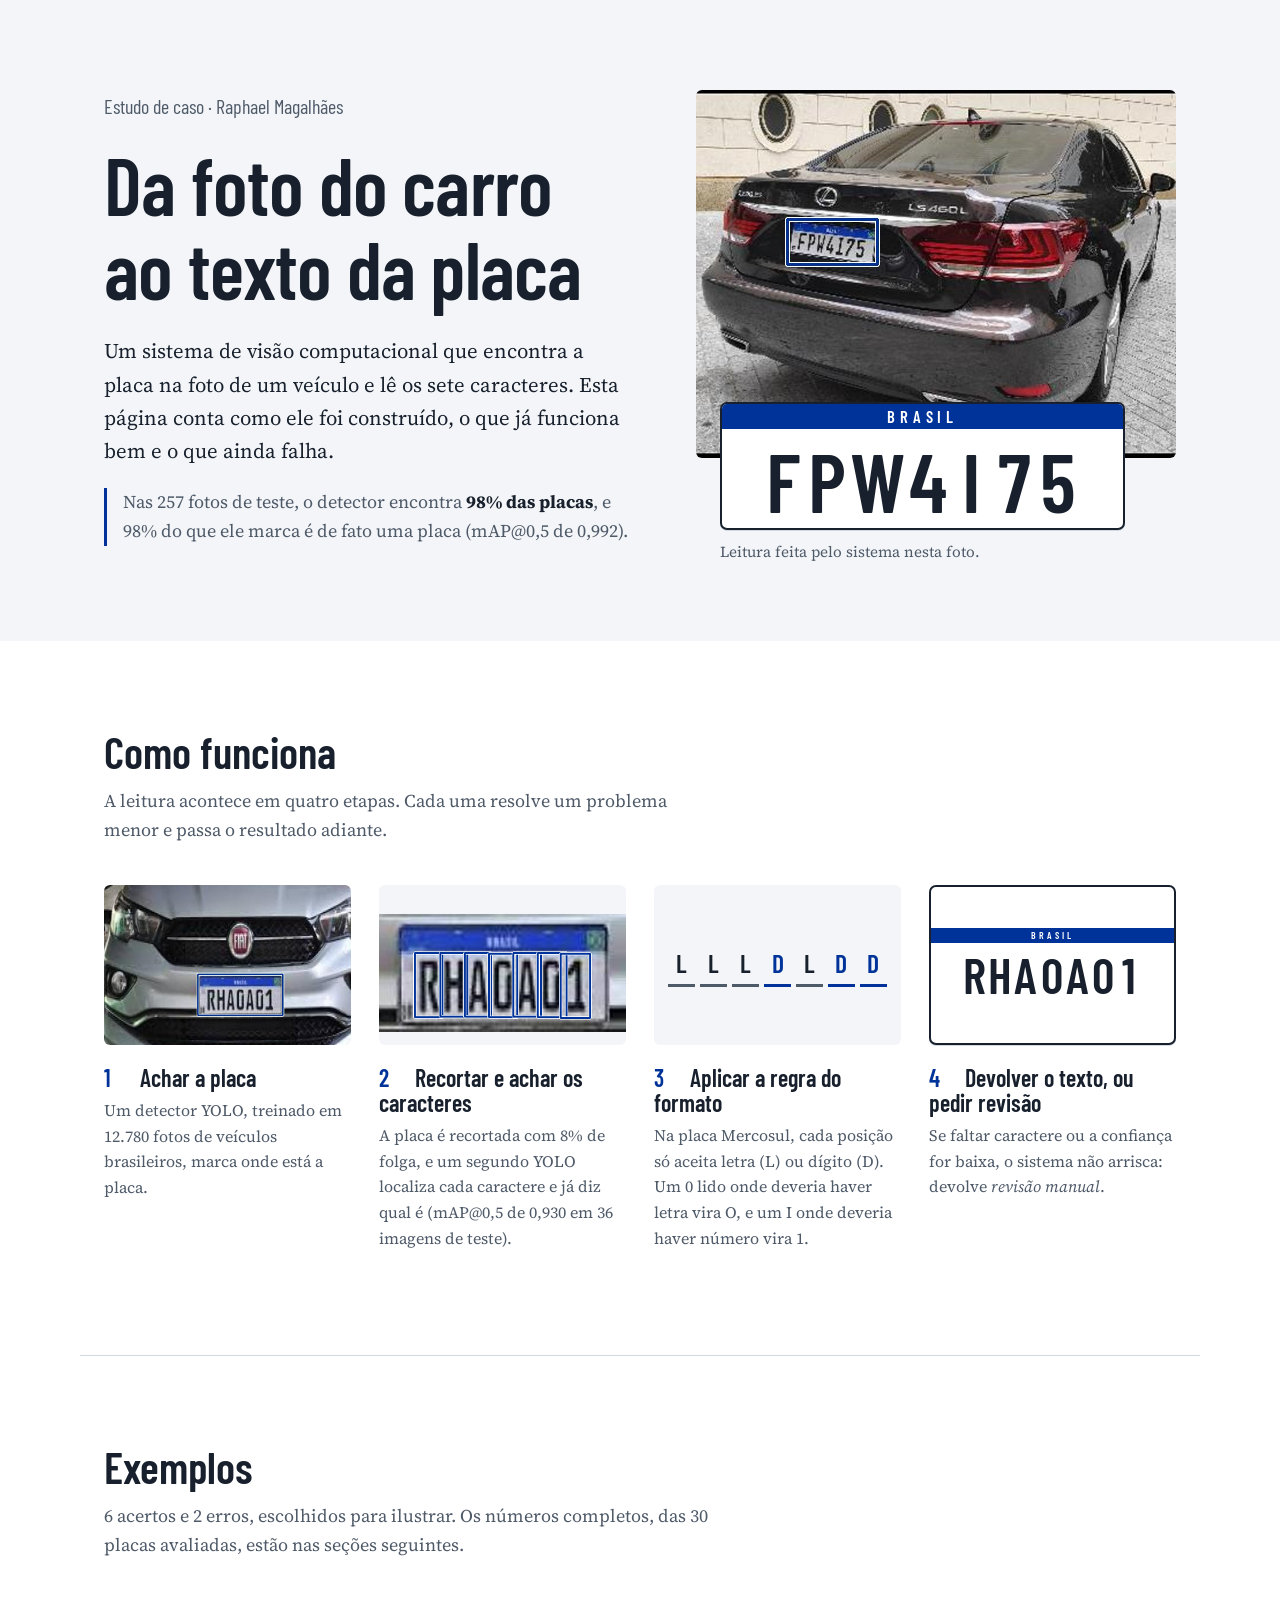
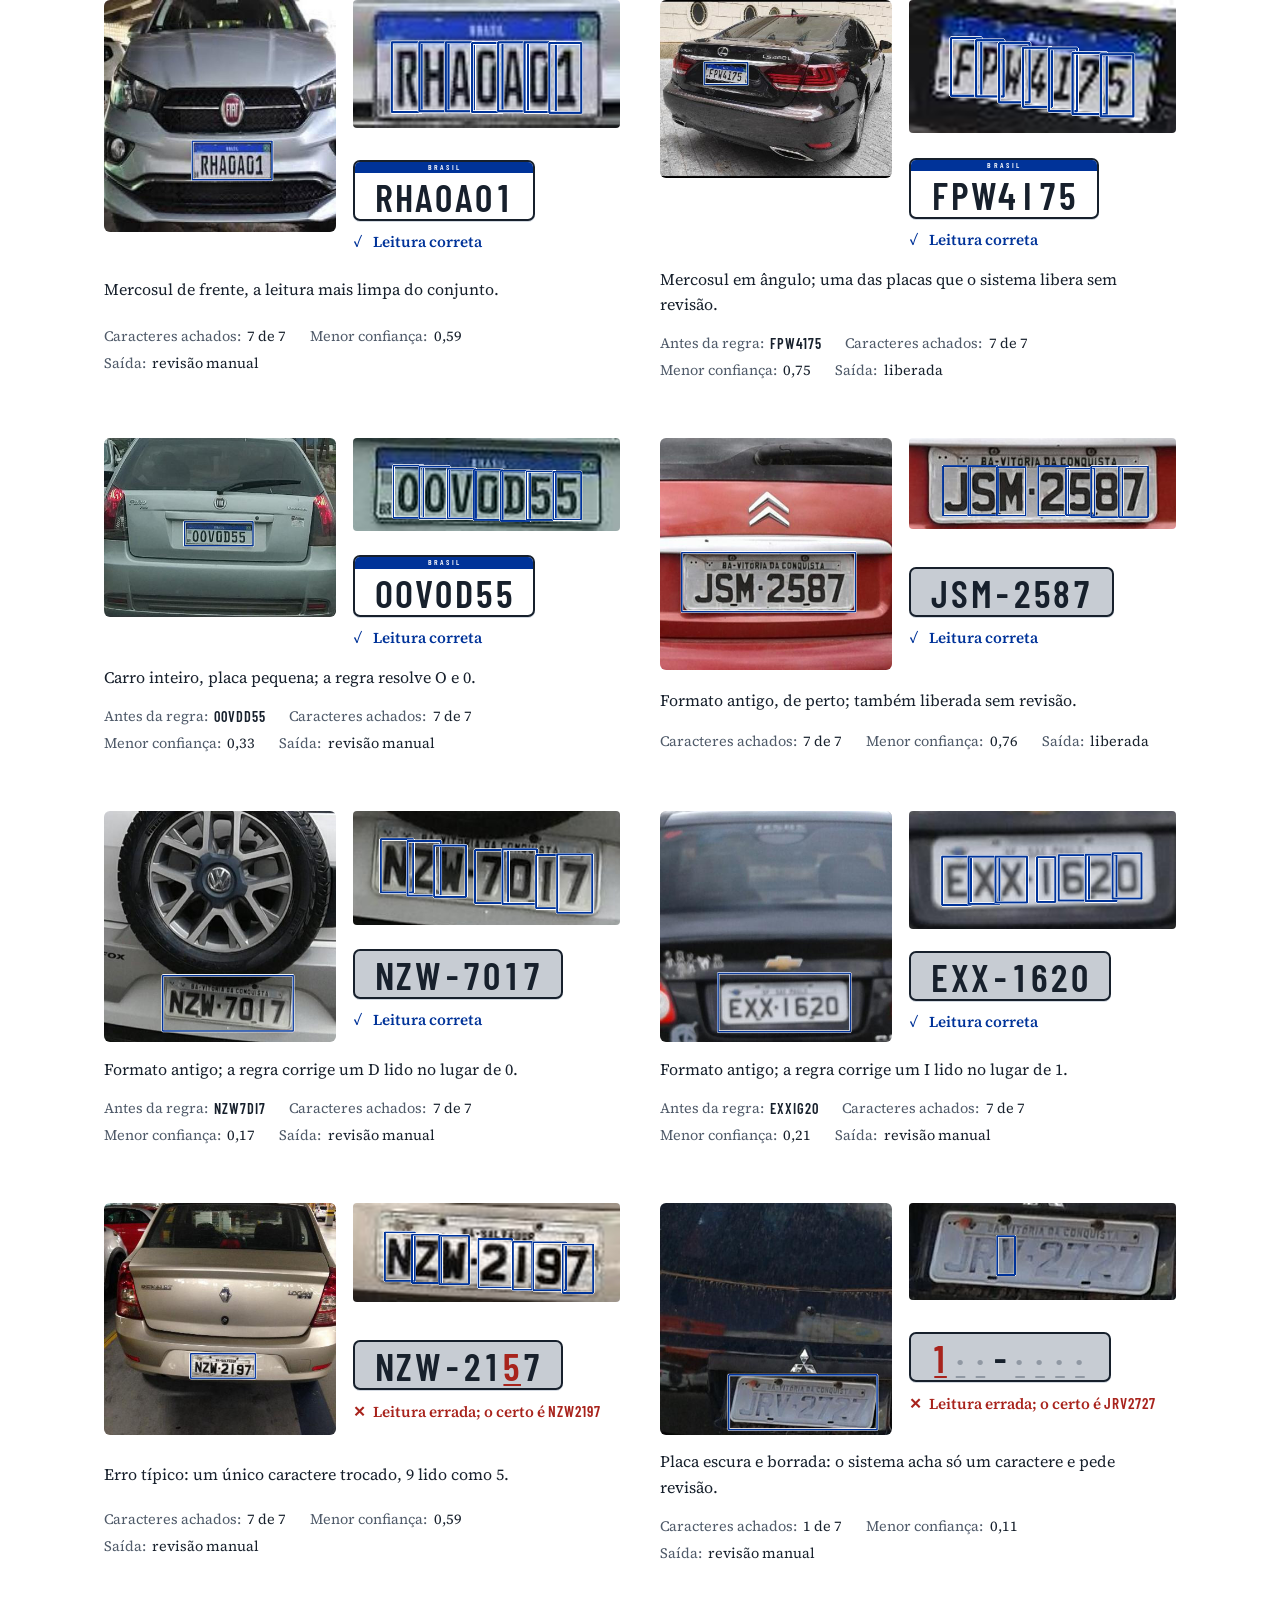
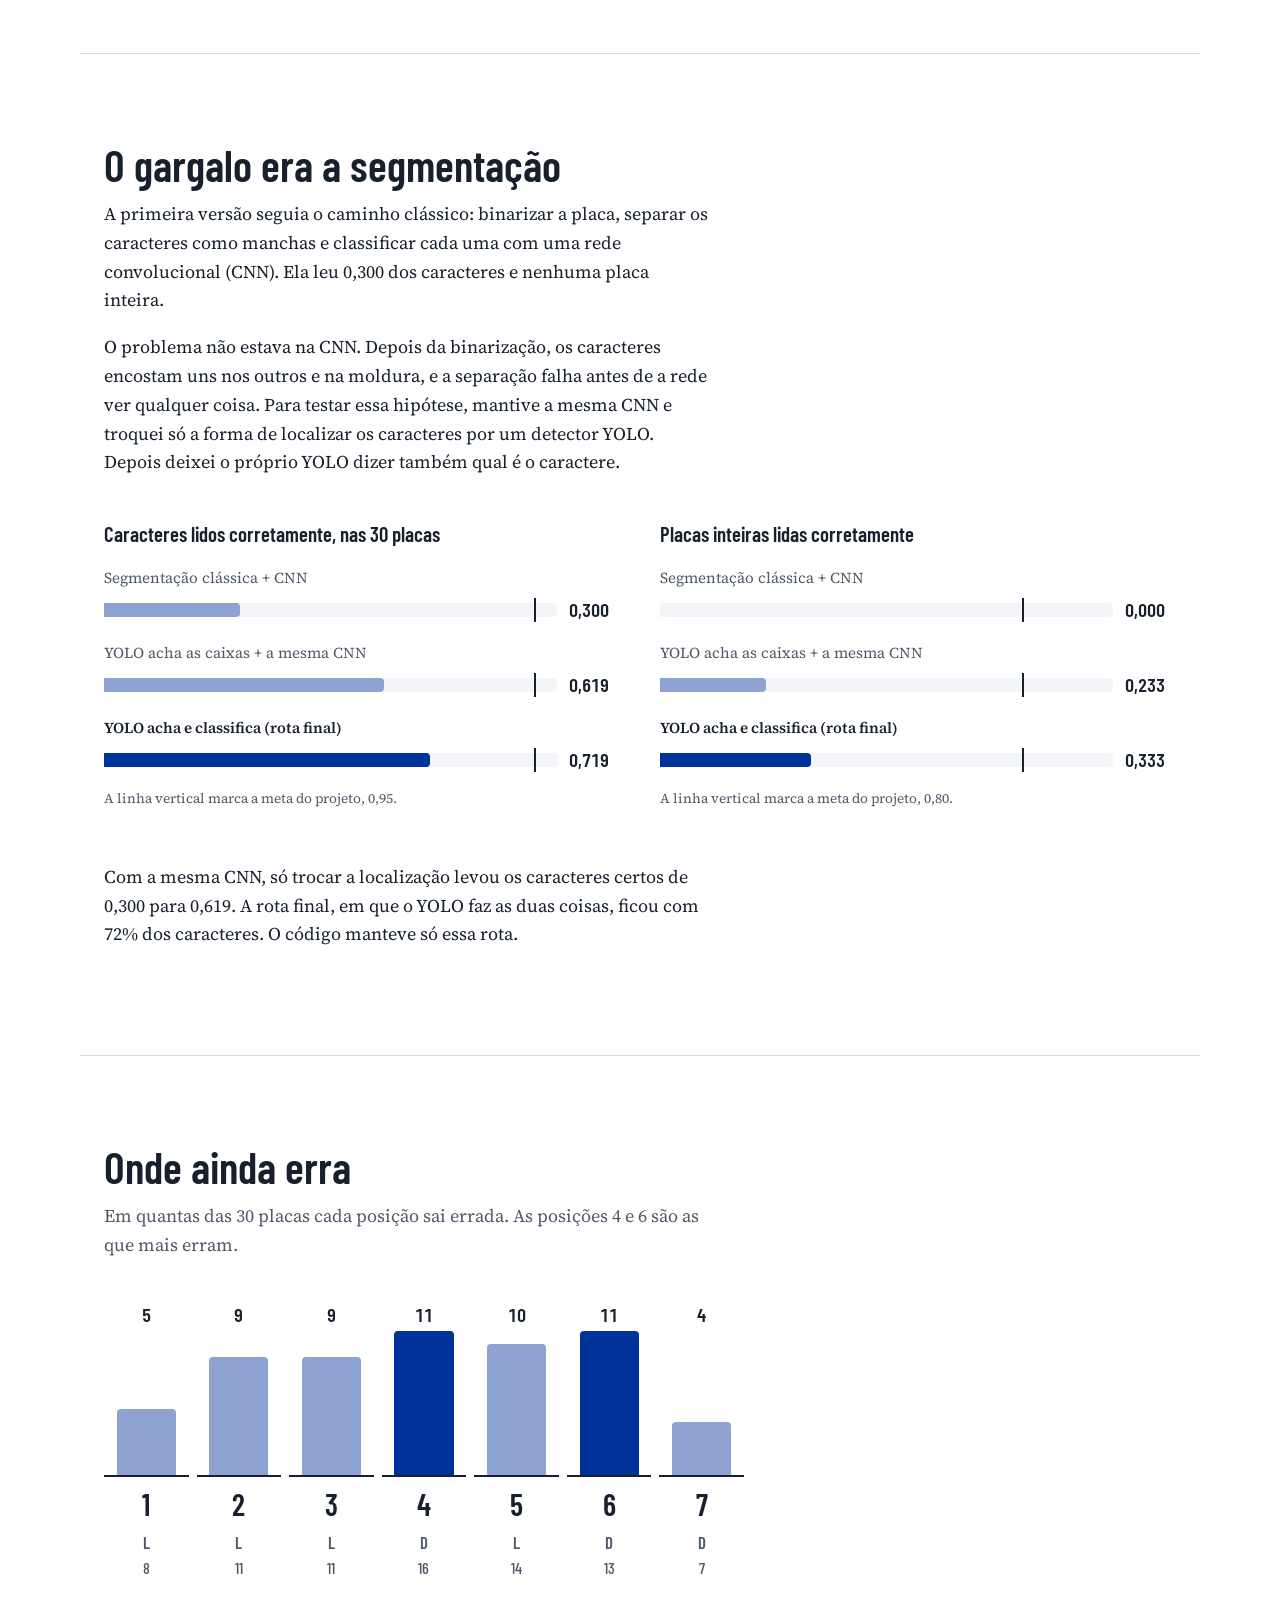
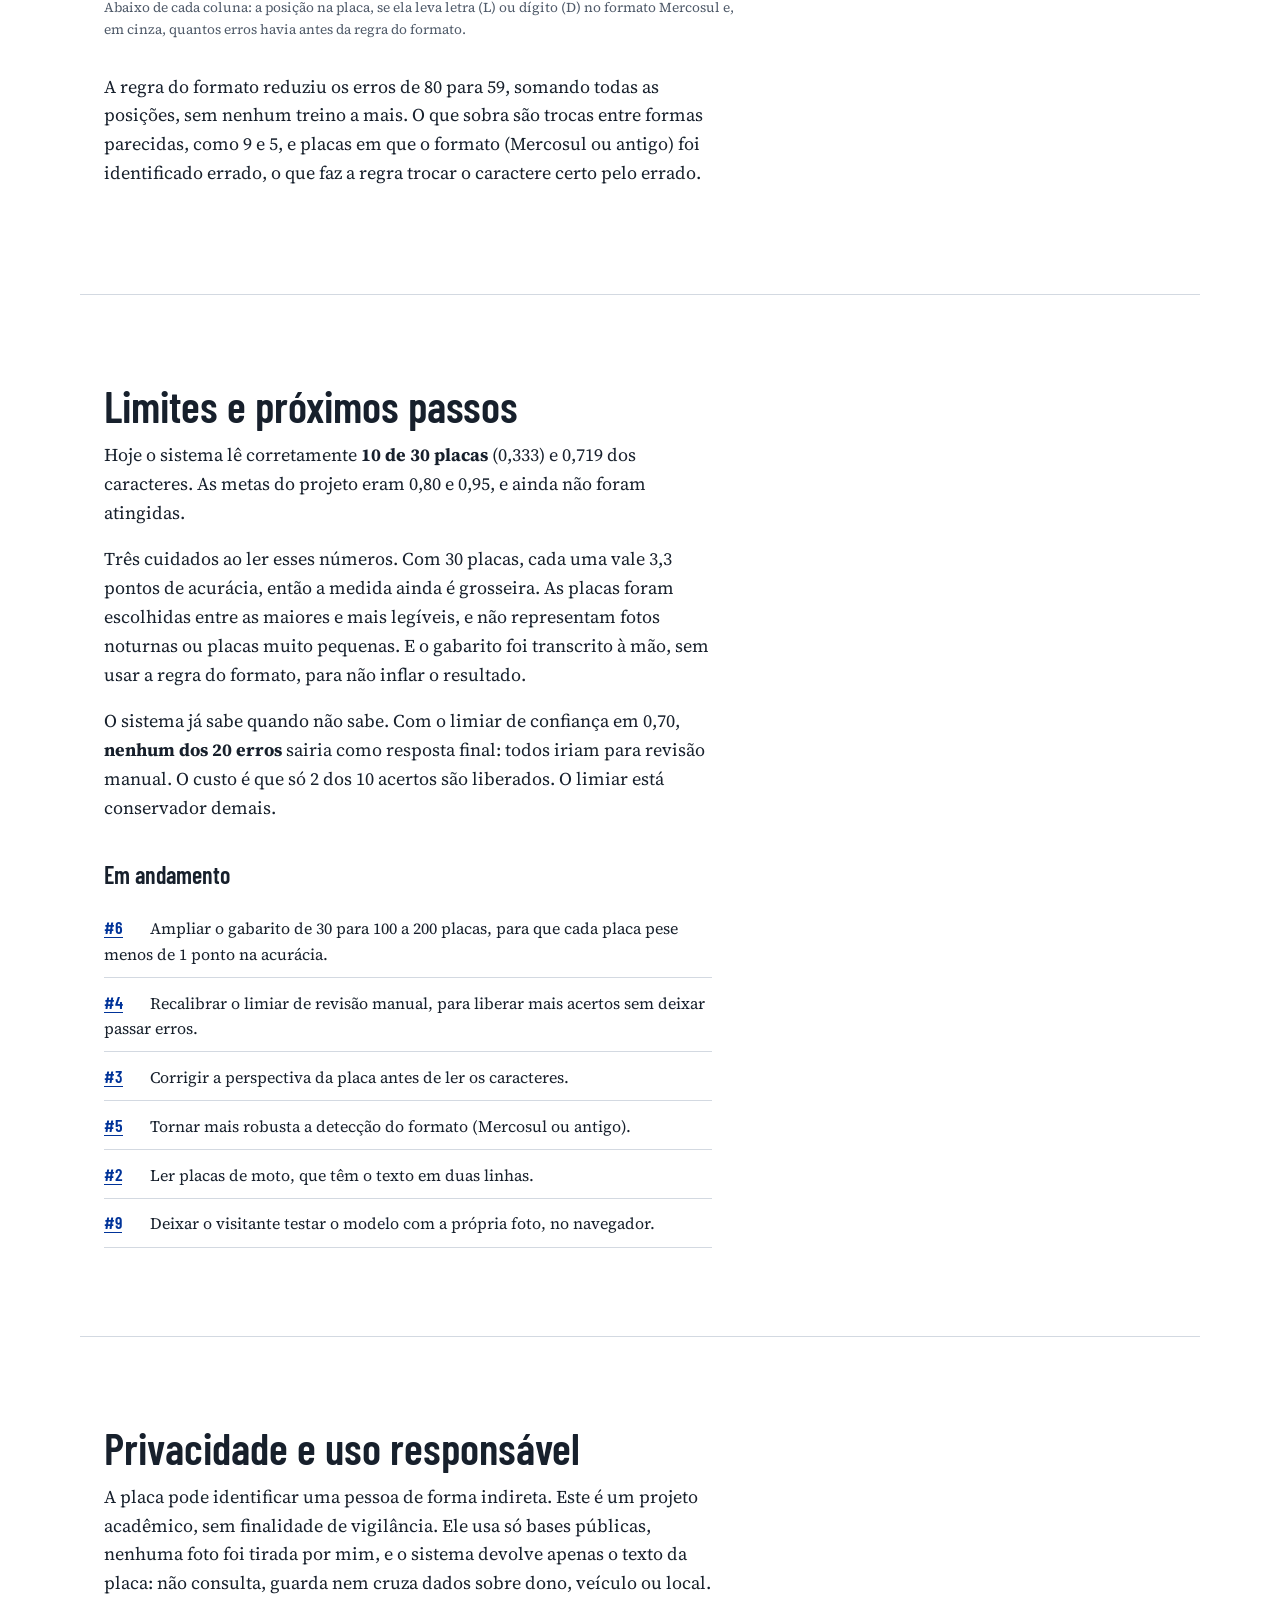
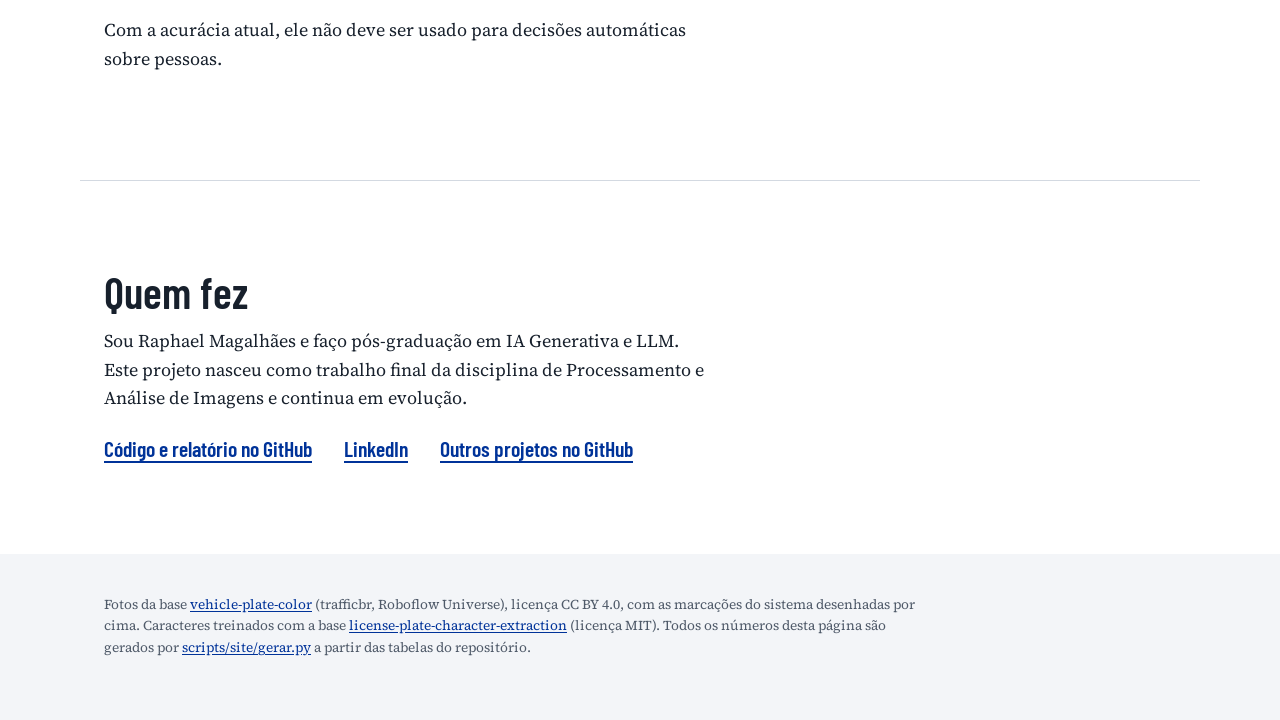
<file: site/index.html>
<!doctype html>
<html lang="pt-BR">
<head>
  <meta charset="utf-8">
  <meta name="viewport" content="width=device-width, initial-scale=1">
  <title>Leitura de placas Mercosul com visão computacional · Raphael Magalhães</title>
  <meta name="description" content="Estudo de caso: um sistema que encontra a placa na foto de um veículo e lê os sete caracteres. Método, resultados e limites.">
  <link rel="preconnect" href="https://fonts.googleapis.com">
  <link rel="preconnect" href="https://fonts.gstatic.com" crossorigin>
  <link href="https://fonts.googleapis.com/css2?family=Barlow+Condensed:wght@500;600;700&family=Source+Serif+4:ital,opsz,wght@0,8..60,400;0,8..60,600;1,8..60,400&display=swap" rel="stylesheet">
  <link rel="stylesheet" href="estilo.css">
</head>
<body>

<header class="topo">
  <div class="topo__texto">
    <p class="assinatura">Estudo de caso · Raphael Magalhães</p>
    <h1>Da foto do carro ao texto da placa</h1>
    <p class="abertura">Um sistema de visão computacional que encontra a placa na foto de
      um veículo e lê os sete caracteres. Esta página conta como ele foi construído, o
      que já funciona bem e o que ainda falha.</p>
    <p class="fato">Nas 257 fotos de teste, o detector encontra
      <strong>98% das placas</strong>, e 98% do que ele marca é
      de fato uma placa (mAP@0,5 de 0,992).</p>
  </div>
  <figure class="topo__demo">
    <img src="img/galeria/7_foto.jpg"
         alt="Carro fotografado em ângulo, com a placa marcada por um retângulo azul">
    <figcaption>
      <div class="placa placa--mercosul placa--grande" role="img"
     aria-label="Placa lida: FPW4I75"><span class="placa__faixa" aria-hidden="true">BRASIL</span>
  <span class="placa__texto" aria-hidden="true"><span class="placa__casa">F</span><span class="placa__casa">P</span><span class="placa__casa">W</span><span class="placa__casa">4</span><span class="placa__casa">I</span><span class="placa__casa">7</span><span class="placa__casa">5</span></span>
</div>
      <span class="legenda">Leitura feita pelo sistema nesta foto.</span>
    </figcaption>
  </figure>
</header>

<main>

<section class="secao" aria-labelledby="como">
  <h2 id="como">Como funciona</h2>
  <p class="secao__intro">A leitura acontece em quatro etapas. Cada uma resolve um
    problema menor e passa o resultado adiante.</p>
  <ol class="etapas">
    <li class="etapa">
      <img src="img/galeria/2_foto.jpg" loading="lazy"
           alt="Frente de um carro com a placa marcada por um retângulo azul">
      <h3>Achar a placa</h3>
      <p>Um detector YOLO, treinado em 12.780 fotos de veículos brasileiros,
        marca onde está a placa.</p>
    </li>
    <li class="etapa">
      <img src="img/galeria/2_recorte.png" loading="lazy"
           alt="Recorte da placa com um retângulo azul em volta de cada caractere">
      <h3>Recortar e achar os caracteres</h3>
      <p>A placa é recortada com 8% de folga, e um segundo YOLO localiza cada caractere
        e já diz qual é (mAP@0,5 de 0,930 em 36
        imagens de teste).</p>
    </li>
    <li class="etapa">
      <div class="etapa__mascara" aria-hidden="true">
        <span>L</span><span>L</span><span>L</span><span>D</span><span>L</span><span>D</span><span>D</span>
      </div>
      <h3>Aplicar a regra do formato</h3>
      <p>Na placa Mercosul, cada posição só aceita letra (L) ou dígito (D). Um 0 lido
        onde deveria haver letra vira O, e um I onde deveria haver número vira 1.</p>
    </li>
    <li class="etapa">
      <div class="placa placa--mercosul " role="img"
     aria-label="Placa lida: RHA0A01"><span class="placa__faixa" aria-hidden="true">BRASIL</span>
  <span class="placa__texto" aria-hidden="true"><span class="placa__casa">R</span><span class="placa__casa">H</span><span class="placa__casa">A</span><span class="placa__casa">0</span><span class="placa__casa">A</span><span class="placa__casa">0</span><span class="placa__casa">1</span></span>
</div>
      <h3>Devolver o texto, ou pedir revisão</h3>
      <p>Se faltar caractere ou a confiança for baixa, o sistema não arrisca: devolve
        <em>revisão manual</em>.</p>
    </li>
  </ol>
</section>

<section class="secao" aria-labelledby="galeria">
  <h2 id="galeria">Exemplos</h2>
  <p class="secao__intro">6 acertos e 2 erros,
    escolhidos para ilustrar. Os números completos, das 30 placas
    avaliadas, estão nas seções seguintes.</p>
  <div class="galeria">
    <article class="exemplo">
      <img class="exemplo__foto" src="img/galeria/2_foto.jpg" loading="lazy"
           alt="Veículo com a placa marcada pelo sistema">
      <img class="exemplo__recorte" src="img/galeria/2_recorte.png" loading="lazy"
           alt="Recorte da placa com os caracteres encontrados">
      <div class="exemplo__leitura">
        <div class="placa placa--mercosul " role="img"
     aria-label="Placa lida: RHA0A01"><span class="placa__faixa" aria-hidden="true">BRASIL</span>
  <span class="placa__texto" aria-hidden="true"><span class="placa__casa">R</span><span class="placa__casa">H</span><span class="placa__casa">A</span><span class="placa__casa">0</span><span class="placa__casa">A</span><span class="placa__casa">0</span><span class="placa__casa">1</span></span>
</div>
        <p class="veredito"><span class="veredito__icone" aria-hidden="true">✓</span> Leitura correta</p>
      </div>
      <p class="exemplo__motivo">Mercosul de frente, a leitura mais limpa do conjunto.</p>
      <dl class="exemplo__dados">
        <div><dt>Caracteres achados</dt><dd>7 de 7</dd></div>
        <div><dt>Menor confiança</dt><dd>0,59</dd></div>
        <div><dt>Saída</dt><dd>revisão manual</dd></div>
      </dl>
    </article>
    <article class="exemplo">
      <img class="exemplo__foto" src="img/galeria/7_foto.jpg" loading="lazy"
           alt="Veículo com a placa marcada pelo sistema">
      <img class="exemplo__recorte" src="img/galeria/7_recorte.png" loading="lazy"
           alt="Recorte da placa com os caracteres encontrados">
      <div class="exemplo__leitura">
        <div class="placa placa--mercosul " role="img"
     aria-label="Placa lida: FPW4I75"><span class="placa__faixa" aria-hidden="true">BRASIL</span>
  <span class="placa__texto" aria-hidden="true"><span class="placa__casa">F</span><span class="placa__casa">P</span><span class="placa__casa">W</span><span class="placa__casa">4</span><span class="placa__casa">I</span><span class="placa__casa">7</span><span class="placa__casa">5</span></span>
</div>
        <p class="veredito"><span class="veredito__icone" aria-hidden="true">✓</span> Leitura correta</p>
      </div>
      <p class="exemplo__motivo">Mercosul em ângulo; uma das placas que o sistema libera sem revisão.</p>
      <dl class="exemplo__dados">
        <div><dt>Antes da regra</dt><dd class="cod">FPW4175</dd></div>
        <div><dt>Caracteres achados</dt><dd>7 de 7</dd></div>
        <div><dt>Menor confiança</dt><dd>0,75</dd></div>
        <div><dt>Saída</dt><dd>liberada</dd></div>
      </dl>
    </article>
    <article class="exemplo">
      <img class="exemplo__foto" src="img/galeria/3_foto.jpg" loading="lazy"
           alt="Veículo com a placa marcada pelo sistema">
      <img class="exemplo__recorte" src="img/galeria/3_recorte.png" loading="lazy"
           alt="Recorte da placa com os caracteres encontrados">
      <div class="exemplo__leitura">
        <div class="placa placa--mercosul " role="img"
     aria-label="Placa lida: OOV0D55"><span class="placa__faixa" aria-hidden="true">BRASIL</span>
  <span class="placa__texto" aria-hidden="true"><span class="placa__casa">O</span><span class="placa__casa">O</span><span class="placa__casa">V</span><span class="placa__casa">0</span><span class="placa__casa">D</span><span class="placa__casa">5</span><span class="placa__casa">5</span></span>
</div>
        <p class="veredito"><span class="veredito__icone" aria-hidden="true">✓</span> Leitura correta</p>
      </div>
      <p class="exemplo__motivo">Carro inteiro, placa pequena; a regra resolve O e 0.</p>
      <dl class="exemplo__dados">
        <div><dt>Antes da regra</dt><dd class="cod">00VDD55</dd></div>
        <div><dt>Caracteres achados</dt><dd>7 de 7</dd></div>
        <div><dt>Menor confiança</dt><dd>0,33</dd></div>
        <div><dt>Saída</dt><dd>revisão manual</dd></div>
      </dl>
    </article>
    <article class="exemplo">
      <img class="exemplo__foto" src="img/galeria/20_foto.jpg" loading="lazy"
           alt="Veículo com a placa marcada pelo sistema">
      <img class="exemplo__recorte" src="img/galeria/20_recorte.png" loading="lazy"
           alt="Recorte da placa com os caracteres encontrados">
      <div class="exemplo__leitura">
        <div class="placa placa--antiga " role="img"
     aria-label="Placa lida: JSM2587">
  <span class="placa__texto" aria-hidden="true"><span class="placa__casa">J</span><span class="placa__casa">S</span><span class="placa__casa">M</span><span class="placa__hifen">-</span><span class="placa__casa">2</span><span class="placa__casa">5</span><span class="placa__casa">8</span><span class="placa__casa">7</span></span>
</div>
        <p class="veredito"><span class="veredito__icone" aria-hidden="true">✓</span> Leitura correta</p>
      </div>
      <p class="exemplo__motivo">Formato antigo, de perto; também liberada sem revisão.</p>
      <dl class="exemplo__dados">
        <div><dt>Caracteres achados</dt><dd>7 de 7</dd></div>
        <div><dt>Menor confiança</dt><dd>0,76</dd></div>
        <div><dt>Saída</dt><dd>liberada</dd></div>
      </dl>
    </article>
    <article class="exemplo">
      <img class="exemplo__foto" src="img/galeria/24_foto.jpg" loading="lazy"
           alt="Veículo com a placa marcada pelo sistema">
      <img class="exemplo__recorte" src="img/galeria/24_recorte.png" loading="lazy"
           alt="Recorte da placa com os caracteres encontrados">
      <div class="exemplo__leitura">
        <div class="placa placa--antiga " role="img"
     aria-label="Placa lida: NZW7017">
  <span class="placa__texto" aria-hidden="true"><span class="placa__casa">N</span><span class="placa__casa">Z</span><span class="placa__casa">W</span><span class="placa__hifen">-</span><span class="placa__casa">7</span><span class="placa__casa">0</span><span class="placa__casa">1</span><span class="placa__casa">7</span></span>
</div>
        <p class="veredito"><span class="veredito__icone" aria-hidden="true">✓</span> Leitura correta</p>
      </div>
      <p class="exemplo__motivo">Formato antigo; a regra corrige um D lido no lugar de 0.</p>
      <dl class="exemplo__dados">
        <div><dt>Antes da regra</dt><dd class="cod">NZW7DI7</dd></div>
        <div><dt>Caracteres achados</dt><dd>7 de 7</dd></div>
        <div><dt>Menor confiança</dt><dd>0,17</dd></div>
        <div><dt>Saída</dt><dd>revisão manual</dd></div>
      </dl>
    </article>
    <article class="exemplo">
      <img class="exemplo__foto" src="img/galeria/28_foto.jpg" loading="lazy"
           alt="Veículo com a placa marcada pelo sistema">
      <img class="exemplo__recorte" src="img/galeria/28_recorte.png" loading="lazy"
           alt="Recorte da placa com os caracteres encontrados">
      <div class="exemplo__leitura">
        <div class="placa placa--antiga " role="img"
     aria-label="Placa lida: EXX1620">
  <span class="placa__texto" aria-hidden="true"><span class="placa__casa">E</span><span class="placa__casa">X</span><span class="placa__casa">X</span><span class="placa__hifen">-</span><span class="placa__casa">1</span><span class="placa__casa">6</span><span class="placa__casa">2</span><span class="placa__casa">0</span></span>
</div>
        <p class="veredito"><span class="veredito__icone" aria-hidden="true">✓</span> Leitura correta</p>
      </div>
      <p class="exemplo__motivo">Formato antigo; a regra corrige um I lido no lugar de 1.</p>
      <dl class="exemplo__dados">
        <div><dt>Antes da regra</dt><dd class="cod">EXXIG20</dd></div>
        <div><dt>Caracteres achados</dt><dd>7 de 7</dd></div>
        <div><dt>Menor confiança</dt><dd>0,21</dd></div>
        <div><dt>Saída</dt><dd>revisão manual</dd></div>
      </dl>
    </article>
    <article class="exemplo exemplo--erro">
      <img class="exemplo__foto" src="img/galeria/4_foto.jpg" loading="lazy"
           alt="Veículo com a placa marcada pelo sistema">
      <img class="exemplo__recorte" src="img/galeria/4_recorte.png" loading="lazy"
           alt="Recorte da placa com os caracteres encontrados">
      <div class="exemplo__leitura">
        <div class="placa placa--antiga " role="img"
     aria-label="Placa lida: NZW2157">
  <span class="placa__texto" aria-hidden="true"><span class="placa__casa">N</span><span class="placa__casa">Z</span><span class="placa__casa">W</span><span class="placa__hifen">-</span><span class="placa__casa">2</span><span class="placa__casa">1</span><span class="placa__casa placa__casa--errada">5</span><span class="placa__casa">7</span></span>
</div>
        <p class="veredito"><span class="veredito__icone" aria-hidden="true">✕</span> Leitura errada; o certo é <span class="cod">NZW2197</span></p>
      </div>
      <p class="exemplo__motivo">Erro típico: um único caractere trocado, 9 lido como 5.</p>
      <dl class="exemplo__dados">
        <div><dt>Caracteres achados</dt><dd>7 de 7</dd></div>
        <div><dt>Menor confiança</dt><dd>0,59</dd></div>
        <div><dt>Saída</dt><dd>revisão manual</dd></div>
      </dl>
    </article>
    <article class="exemplo exemplo--erro">
      <img class="exemplo__foto" src="img/galeria/22_foto.jpg" loading="lazy"
           alt="Veículo com a placa marcada pelo sistema">
      <img class="exemplo__recorte" src="img/galeria/22_recorte.png" loading="lazy"
           alt="Recorte da placa com os caracteres encontrados">
      <div class="exemplo__leitura">
        <div class="placa placa--antiga " role="img"
     aria-label="Placa lida: 1">
  <span class="placa__texto" aria-hidden="true"><span class="placa__casa placa__casa--errada">1</span><span class="placa__casa placa__casa--errada placa__casa--vazia">·</span><span class="placa__casa placa__casa--errada placa__casa--vazia">·</span><span class="placa__hifen">-</span><span class="placa__casa placa__casa--errada placa__casa--vazia">·</span><span class="placa__casa placa__casa--errada placa__casa--vazia">·</span><span class="placa__casa placa__casa--errada placa__casa--vazia">·</span><span class="placa__casa placa__casa--errada placa__casa--vazia">·</span></span>
</div>
        <p class="veredito"><span class="veredito__icone" aria-hidden="true">✕</span> Leitura errada; o certo é <span class="cod">JRV2727</span></p>
      </div>
      <p class="exemplo__motivo">Placa escura e borrada: o sistema acha só um caractere e pede revisão.</p>
      <dl class="exemplo__dados">
        <div><dt>Caracteres achados</dt><dd>1 de 7</dd></div>
        <div><dt>Menor confiança</dt><dd>0,11</dd></div>
        <div><dt>Saída</dt><dd>revisão manual</dd></div>
      </dl>
    </article>
  </div>
</section>

<section class="secao" aria-labelledby="virada">
  <h2 id="virada">O gargalo era a segmentação</h2>
  <div class="texto">
    <p>A primeira versão seguia o caminho clássico: binarizar a placa, separar os
      caracteres como manchas e classificar cada uma com uma rede convolucional (CNN).
      Ela leu 0,300 dos caracteres e
      nenhuma placa inteira.</p>
    <p>O problema não estava na CNN. Depois da binarização, os caracteres encostam uns
      nos outros e na moldura, e a separação falha antes de a rede ver qualquer coisa.
      Para testar essa hipótese, mantive a mesma CNN e troquei só a forma de localizar
      os caracteres por um detector YOLO. Depois deixei o próprio YOLO dizer também
      qual é o caractere.</p>
  </div>

  <div class="graficos">
    <figure class="grafico">
      <figcaption>Caracteres lidos corretamente, nas 30 placas</figcaption>
      <ul class="barras">
        <li class="barra">
          <span class="barra__nome">Segmentação clássica + CNN</span>
          <span class="barra__trilho"><span class="barra__valor" style="--v: 0.3"
                title="Segmentação clássica + CNN: 0,300"></span><span class="barra__meta" style="--v: 0.95"></span></span>
          <span class="barra__numero">0,300</span>
        </li>
        <li class="barra">
          <span class="barra__nome">YOLO acha as caixas + a mesma CNN</span>
          <span class="barra__trilho"><span class="barra__valor" style="--v: 0.619"
                title="YOLO acha as caixas + a mesma CNN: 0,619"></span><span class="barra__meta" style="--v: 0.95"></span></span>
          <span class="barra__numero">0,619</span>
        </li>
        <li class="barra barra--final">
          <span class="barra__nome">YOLO acha e classifica (rota final)</span>
          <span class="barra__trilho"><span class="barra__valor" style="--v: 0.719"
                title="YOLO acha e classifica (rota final): 0,719"></span><span class="barra__meta" style="--v: 0.95"></span></span>
          <span class="barra__numero">0,719</span>
        </li>
      </ul>
      <p class="grafico__nota">A linha vertical marca a meta do projeto, 0,95.</p>
    </figure>
    <figure class="grafico">
      <figcaption>Placas inteiras lidas corretamente</figcaption>
      <ul class="barras">
        <li class="barra">
          <span class="barra__nome">Segmentação clássica + CNN</span>
          <span class="barra__trilho"><span class="barra__valor" style="--v: 0.0"
                title="Segmentação clássica + CNN: 0,000"></span><span class="barra__meta" style="--v: 0.80"></span></span>
          <span class="barra__numero">0,000</span>
        </li>
        <li class="barra">
          <span class="barra__nome">YOLO acha as caixas + a mesma CNN</span>
          <span class="barra__trilho"><span class="barra__valor" style="--v: 0.2333"
                title="YOLO acha as caixas + a mesma CNN: 0,233"></span><span class="barra__meta" style="--v: 0.80"></span></span>
          <span class="barra__numero">0,233</span>
        </li>
        <li class="barra barra--final">
          <span class="barra__nome">YOLO acha e classifica (rota final)</span>
          <span class="barra__trilho"><span class="barra__valor" style="--v: 0.3333"
                title="YOLO acha e classifica (rota final): 0,333"></span><span class="barra__meta" style="--v: 0.80"></span></span>
          <span class="barra__numero">0,333</span>
        </li>
      </ul>
      <p class="grafico__nota">A linha vertical marca a meta do projeto, 0,80.</p>
    </figure>
  </div>
  <p class="texto">Com a mesma CNN, só trocar a localização levou os caracteres certos
    de 0,300 para 0,619. A rota final, em que o YOLO faz as duas coisas, ficou com
    72% dos caracteres. O código manteve só essa rota.</p>
</section>

<section class="secao" aria-labelledby="erra">
  <h2 id="erra">Onde ainda erra</h2>
  <p class="secao__intro">Em quantas das 30 placas cada posição sai
    errada. As posições 4 e 6 são as que mais erram.</p>
  <figure class="posicoes">
    <div class="posicoes__colunas">
      <div class="posicao"
           title="Posição 1: 5 placas erradas (8 sem a regra)">
        <span class="posicao__numero">5</span>
        <span class="posicao__barra" style="--v: 0.45454545454545453"></span>
        <span class="posicao__casa">1</span>
        <span class="posicao__mascara">L</span>
        <span class="posicao__sem">8</span>
      </div>
      <div class="posicao"
           title="Posição 2: 9 placas erradas (11 sem a regra)">
        <span class="posicao__numero">9</span>
        <span class="posicao__barra" style="--v: 0.8181818181818182"></span>
        <span class="posicao__casa">2</span>
        <span class="posicao__mascara">L</span>
        <span class="posicao__sem">11</span>
      </div>
      <div class="posicao"
           title="Posição 3: 9 placas erradas (11 sem a regra)">
        <span class="posicao__numero">9</span>
        <span class="posicao__barra" style="--v: 0.8181818181818182"></span>
        <span class="posicao__casa">3</span>
        <span class="posicao__mascara">L</span>
        <span class="posicao__sem">11</span>
      </div>
      <div class="posicao posicao--pior"
           title="Posição 4: 11 placas erradas (16 sem a regra)">
        <span class="posicao__numero">11</span>
        <span class="posicao__barra" style="--v: 1.0"></span>
        <span class="posicao__casa">4</span>
        <span class="posicao__mascara">D</span>
        <span class="posicao__sem">16</span>
      </div>
      <div class="posicao"
           title="Posição 5: 10 placas erradas (14 sem a regra)">
        <span class="posicao__numero">10</span>
        <span class="posicao__barra" style="--v: 0.9090909090909091"></span>
        <span class="posicao__casa">5</span>
        <span class="posicao__mascara">L</span>
        <span class="posicao__sem">14</span>
      </div>
      <div class="posicao posicao--pior"
           title="Posição 6: 11 placas erradas (13 sem a regra)">
        <span class="posicao__numero">11</span>
        <span class="posicao__barra" style="--v: 1.0"></span>
        <span class="posicao__casa">6</span>
        <span class="posicao__mascara">D</span>
        <span class="posicao__sem">13</span>
      </div>
      <div class="posicao"
           title="Posição 7: 4 placas erradas (7 sem a regra)">
        <span class="posicao__numero">4</span>
        <span class="posicao__barra" style="--v: 0.36363636363636365"></span>
        <span class="posicao__casa">7</span>
        <span class="posicao__mascara">D</span>
        <span class="posicao__sem">7</span>
      </div>
    </div>
    <figcaption class="posicoes__legenda">Abaixo de cada coluna: a posição na placa, se
      ela leva letra (L) ou dígito (D) no formato Mercosul e, em cinza, quantos erros
      havia antes da regra do formato.</figcaption>
  </figure>
  <p class="texto">A regra do formato reduziu os erros de 80
    para 59, somando todas as posições, sem nenhum treino a mais.
    O que sobra são trocas entre formas parecidas, como 9 e 5, e placas em que o
    formato (Mercosul ou antigo) foi identificado errado, o que faz a regra trocar
    o caractere certo pelo errado.</p>
</section>

<section class="secao secao--limites" aria-labelledby="limites">
  <h2 id="limites">Limites e próximos passos</h2>
  <div class="texto">
    <p>Hoje o sistema lê corretamente <strong>10 de
      30 placas</strong> (0,333) e
      0,719 dos caracteres. As metas do projeto eram 0,80 e 0,95, e
      ainda não foram atingidas.</p>
    <p>Três cuidados ao ler esses números. Com 30 placas, cada uma
      vale 3,3 pontos de acurácia, então a medida ainda é grosseira.
      As placas foram escolhidas entre as maiores e mais legíveis, e não representam
      fotos noturnas ou placas muito pequenas. E o gabarito foi transcrito à mão, sem
      usar a regra do formato, para não inflar o resultado.</p>
    <p>O sistema já sabe quando não sabe. Com o limiar de confiança em 0,70,
      <strong>nenhum dos 20 erros</strong> sairia como resposta final:
      todos iriam para revisão manual. O custo é que só 2
      dos 10 acertos são liberados. O limiar está conservador demais.</p>
  </div>
  <h3>Em andamento</h3>
  <ul class="proximos">
    <li><a href="https://github.com/RLmagalhaes/alpr-mercosul-PAI-project/issues/6">#6</a> Ampliar o gabarito de 30 para 100 a 200 placas, para que cada placa pese menos de 1 ponto na acurácia.</li>
    <li><a href="https://github.com/RLmagalhaes/alpr-mercosul-PAI-project/issues/4">#4</a> Recalibrar o limiar de revisão manual, para liberar mais acertos sem deixar passar erros.</li>
    <li><a href="https://github.com/RLmagalhaes/alpr-mercosul-PAI-project/issues/3">#3</a> Corrigir a perspectiva da placa antes de ler os caracteres.</li>
    <li><a href="https://github.com/RLmagalhaes/alpr-mercosul-PAI-project/issues/5">#5</a> Tornar mais robusta a detecção do formato (Mercosul ou antigo).</li>
    <li><a href="https://github.com/RLmagalhaes/alpr-mercosul-PAI-project/issues/2">#2</a> Ler placas de moto, que têm o texto em duas linhas.</li>
    <li><a href="https://github.com/RLmagalhaes/alpr-mercosul-PAI-project/issues/9">#9</a> Deixar o visitante testar o modelo com a própria foto, no navegador.</li>
  </ul>
</section>

<section class="secao" aria-labelledby="privacidade">
  <h2 id="privacidade">Privacidade e uso responsável</h2>
  <div class="texto">
    <p>A placa pode identificar uma pessoa de forma indireta. Este é um projeto
      acadêmico, sem finalidade de vigilância. Ele usa só bases públicas, nenhuma foto
      foi tirada por mim, e o sistema devolve apenas o texto da placa: não consulta,
      guarda nem cruza dados sobre dono, veículo ou local.</p>
    <p>Com a acurácia atual, ele não deve ser usado para decisões automáticas sobre
      pessoas.</p>
  </div>
</section>

<section class="secao sobre" aria-labelledby="autor">
  <h2 id="autor">Quem fez</h2>
  <div class="texto">
    <p>Sou Raphael Magalhães e faço pós-graduação em IA Generativa e LLM. Este projeto
      nasceu como trabalho final da disciplina de Processamento e Análise de Imagens e
      continua em evolução.</p>
  </div>
  <ul class="links">
    <li><a href="https://github.com/RLmagalhaes/alpr-mercosul-PAI-project">Código e relatório no GitHub</a></li>
    <li><a href="https://www.linkedin.com/in/raphaellm/">LinkedIn</a></li>
    <li><a href="https://github.com/RLmagalhaes">Outros projetos no GitHub</a></li>
  </ul>
</section>

</main>

<footer class="rodape">
  <p>Fotos da base <a href="https://universe.roboflow.com/trafficbr/vehicle-plate-color">vehicle-plate-color</a>
    (trafficbr, Roboflow Universe), licença CC BY 4.0, com as marcações do sistema
    desenhadas por cima. Caracteres treinados com a base
    <a href="https://universe.roboflow.com/project-swcsj/license-plate-character-extraction">license-plate-character-extraction</a>
    (licença MIT). Todos os números desta página são gerados por
    <a href="https://github.com/RLmagalhaes/alpr-mercosul-PAI-project/blob/master/scripts/site/gerar.py">scripts/site/gerar.py</a>
    a partir das tabelas do repositório.</p>
</footer>

</body>
</html>
</file>
<file: site/estilo.css>
/* Estilo da página de estudo de caso. Copiado para site/ por scripts/site/gerar.py. */

:root {
  --papel: #f3f5f8;        /* fundo, cinza-azulado frio */
  --branco: #ffffff;
  --tinta: #17202c;        /* texto principal */
  --tinta-2: #4f5a69;      /* texto secundário */
  --linha: #d3d9e1;
  --azul: #003399;         /* faixa da placa Mercosul */
  --azul-claro: #dfe6f5;
  --erro: #a8231c;
  --placa-antiga: #c7ccd3;

  --serifa: "Source Serif 4", Georgia, serif;
  --condensada: "Barlow Condensed", "Arial Narrow", sans-serif;

  --largura: 70rem;
  --texto: 38rem;
}

* { box-sizing: border-box; }

html { -webkit-text-size-adjust: 100%; }

body {
  margin: 0;
  background: var(--papel);
  color: var(--tinta);
  font-family: var(--serifa);
  font-size: 1.125rem;
  line-height: 1.6;
}

img { display: block; max-width: 100%; height: auto; }

a { color: var(--azul); text-underline-offset: 0.18em; }
a:hover { text-decoration-thickness: 2px; }
:focus-visible { outline: 3px solid var(--azul); outline-offset: 3px; }

h1, h2, h3 {
  font-family: var(--condensada);
  font-weight: 600;
  line-height: 1.05;
  margin: 0;
}

h1 { font-size: clamp(2.8rem, 6.5vw, 5rem); letter-spacing: -0.01em; }
h2 { font-size: clamp(2rem, 4vw, 2.75rem); margin-bottom: 0.75rem; }
h3 { font-size: 1.5rem; }

p { margin: 0 0 1em; }

.cod { font-family: var(--condensada); font-weight: 600; letter-spacing: 0.06em; }

/* ---------- topo ---------- */

.topo {
  max-width: var(--largura);
  margin: 0 auto;
  padding: clamp(2.5rem, 7vw, 6rem) 1.5rem clamp(3rem, 6vw, 5rem);
  display: grid;
  grid-template-columns: minmax(0, 1.1fr) minmax(0, 1fr);
  gap: clamp(2rem, 5vw, 4.5rem);
  align-items: center;
}

.assinatura {
  font-family: var(--condensada);
  font-size: 1.25rem;
  color: var(--tinta-2);
  margin-bottom: 1.25rem;
}

.abertura { font-size: 1.3rem; max-width: var(--texto); margin-top: 1.5rem; }

.fato {
  max-width: var(--texto);
  color: var(--tinta-2);
  border-left: 3px solid var(--azul);
  padding-left: 1rem;
}
.fato strong { color: var(--tinta); }

.topo__demo { margin: 0; }
.topo__demo img { border-radius: 6px; }
.topo__demo figcaption {
  /* a placa sobe sobre a foto: é a saída do sistema "em cima" da entrada */
  margin-top: -3.5rem;
  margin-left: 1.5rem;
  position: relative;
}
.legenda {
  display: block;
  margin-top: 0.6rem;
  font-size: 0.95rem;
  color: var(--tinta-2);
}

/* ---------- a placa desenhada ---------- */

.placa {
  --altura: 4.2rem;
  display: inline-flex;
  flex-direction: column;
  align-items: stretch;
  background: var(--branco);
  border: 2px solid var(--tinta);
  border-radius: 7px;
  overflow: hidden;
  box-shadow: 0 1px 0 var(--linha);
  min-width: 12rem;
}

.placa__faixa {
  background: var(--azul);
  color: var(--branco);
  font-family: var(--condensada);
  font-weight: 600;
  font-size: calc(var(--altura) * 0.2);
  letter-spacing: 0.3em;
  text-align: center;
  line-height: 1.5;
}

.placa--antiga { background: var(--placa-antiga); }

.placa__texto {
  display: flex;
  justify-content: center;
  padding: 0.1em 0.5em 0.05em;
  font-family: var(--condensada);
  font-weight: 600;
  font-size: var(--altura);
  line-height: 1.05;
  letter-spacing: 0.04em;
}

.placa__casa { min-width: 0.52em; text-align: center; }
.placa__casa--errada {
  color: var(--erro);
  text-decoration: underline;
  text-decoration-thickness: 0.06em;
  text-underline-offset: 0.08em;
}
.placa__casa--vazia { color: var(--tinta-2); opacity: 0.45; }
.placa__hifen { padding: 0 0.08em; }

.placa--grande { --altura: clamp(3.4rem, 7vw, 5.2rem); }

/* ---------- seções ---------- */

main { background: var(--branco); }

.secao {
  max-width: var(--largura);
  margin: 0 auto;
  padding: clamp(3rem, 7vw, 5.5rem) 1.5rem;
  border-top: 1px solid var(--linha);
}
.secao:first-child { border-top: 0; }

.secao__intro, .texto { max-width: var(--texto); }
.secao__intro { color: var(--tinta-2); margin-bottom: 2.5rem; }

/* ---------- etapas (é uma sequência, por isso numerada) ---------- */

.etapas {
  list-style: none;
  counter-reset: etapa;
  margin: 0;
  padding: 0;
  display: grid;
  grid-template-columns: repeat(4, minmax(0, 1fr));
  gap: 2rem 1.75rem;
}

.etapa { counter-increment: etapa; display: flex; flex-direction: column; }
.etapa > img, .etapa > .placa, .etapa__mascara {
  height: 10rem;
  width: 100%;
  margin-bottom: 1.25rem;
}
.etapa > img {
  object-fit: cover;
  object-position: center 70%;   /* a placa fica na metade de baixo da foto */
  border-radius: 6px;
  background: var(--papel);
}
.etapa > img[src*="recorte"] { object-fit: contain; }
.etapa > .placa { --altura: 3.1rem; min-width: 0; justify-content: center; }

.etapa h3::before {
  content: counter(etapa);
  display: inline-block;
  min-width: 1.5em;
  color: var(--azul);
}
.etapa p { font-size: 1rem; color: var(--tinta-2); margin-top: 0.5rem; }

.etapa__mascara {
  display: flex;
  align-items: center;
  justify-content: center;
  gap: 0.3rem;
  background: var(--papel);
  border-radius: 6px;
  font-family: var(--condensada);
  font-weight: 600;
  font-size: 1.6rem;
}
.etapa__mascara span {
  width: 1.7rem;
  text-align: center;
  border-bottom: 3px solid var(--tinta-2);
}
.etapa__mascara span:nth-child(4),
.etapa__mascara span:nth-child(6),
.etapa__mascara span:nth-child(7) { border-color: var(--azul); color: var(--azul); }

/* ---------- galeria ---------- */

.galeria {
  display: grid;
  grid-template-columns: repeat(2, minmax(0, 1fr));
  gap: 3.5rem 2.5rem;
}

.exemplo {
  display: grid;
  grid-template-columns: minmax(0, 1fr) minmax(0, 1.15fr);
  grid-template-areas:
    "foto    recorte"
    "foto    leitura"
    "motivo  motivo"
    "dados   dados";
  gap: 0.9rem 1.1rem;
  align-items: start;
}
.exemplo__foto { grid-area: foto; border-radius: 6px; }
.exemplo__recorte { grid-area: recorte; border-radius: 4px; width: 100%; }
.exemplo__leitura { grid-area: leitura; }
.exemplo__leitura .placa { --altura: 2.4rem; min-width: 0; }
.exemplo__motivo { grid-area: motivo; margin: 0; font-size: 1rem; }

.veredito {
  margin: 0.55rem 0 0;
  font-size: 0.95rem;
  font-weight: 600;
  color: var(--azul);
}
.exemplo--erro .veredito { color: var(--erro); }
.veredito__icone { display: inline-block; width: 1.1em; }

.exemplo__dados {
  grid-area: dados;
  margin: 0;
  display: flex;
  flex-wrap: wrap;
  gap: 0.25rem 1.5rem;
  font-size: 0.9rem;
  color: var(--tinta-2);
}
.exemplo__dados div { display: flex; gap: 0.4rem; }
.exemplo__dados dt::after { content: ":"; }
.exemplo__dados dd { margin: 0; color: var(--tinta); }

/* ---------- gráficos de barras (HTML puro, valores sempre visíveis) ---------- */

.graficos {
  display: grid;
  grid-template-columns: repeat(2, minmax(0, 1fr));
  gap: 2.5rem;
  margin: 2.5rem 0;
}

.grafico { margin: 0; }
.grafico figcaption {
  font-family: var(--condensada);
  font-weight: 600;
  font-size: 1.3rem;
  margin-bottom: 1rem;
}
.grafico__nota { font-size: 0.85rem; color: var(--tinta-2); margin-top: 0.75rem; }

.barras { list-style: none; margin: 0; padding: 0; display: grid; gap: 1rem; }

.barra {
  display: grid;
  grid-template-columns: minmax(0, 1fr) 3.2rem;
  grid-template-areas: "nome nome" "trilho numero";
  gap: 0.25rem 0.75rem;
  align-items: center;
}
.barra__nome { grid-area: nome; font-size: 0.95rem; color: var(--tinta-2); }
.barra--final .barra__nome { color: var(--tinta); font-weight: 600; }
.barra__trilho {
  grid-area: trilho;
  position: relative;
  height: 0.9rem;
  background: var(--papel);
  border-radius: 0 4px 4px 0;
}
.barra__valor {
  position: absolute;
  inset: 0 auto 0 0;
  width: calc(var(--v) * 100%);
  background: #8ea3d1;
  border-radius: 0 4px 4px 0;
}
.barra--final .barra__valor { background: var(--azul); }
.barra__meta {
  position: absolute;
  left: calc(var(--v) * 100%);
  top: -0.3rem;
  bottom: -0.3rem;
  width: 2px;
  background: var(--tinta);
}
.barra__numero {
  grid-area: numero;
  font-family: var(--condensada);
  font-weight: 600;
  font-size: 1.2rem;
  font-variant-numeric: tabular-nums;
}

/* ---------- erros por posição, alinhados às casas da placa ---------- */

.posicoes { margin: 0 0 2rem; max-width: 40rem; }

.posicoes__colunas {
  display: grid;
  grid-template-columns: repeat(7, minmax(0, 1fr));
  gap: 0.5rem;
  align-items: end;
}

.posicao {
  display: grid;
  grid-template-rows: auto 9rem auto auto auto;
  justify-items: center;
  font-family: var(--condensada);
  font-weight: 600;
}
.posicao__numero { font-size: 1.2rem; font-variant-numeric: tabular-nums; }
.posicao__barra {
  align-self: end;
  width: 70%;
  height: calc(var(--v) * 100%);
  background: #8ea3d1;
  border-radius: 4px 4px 0 0;
}
.posicao--pior .posicao__barra { background: var(--azul); }
.posicao__casa {
  width: 100%;
  text-align: center;
  font-size: 1.9rem;
  border-top: 2px solid var(--tinta);
  padding-top: 0.2rem;
}
.posicao__mascara { color: var(--tinta-2); font-size: 1.05rem; }
.posicao__sem { color: var(--tinta-2); font-weight: 500; font-size: 1rem; }

.posicoes__legenda {
  margin-top: 1rem;
  font-size: 0.85rem;
  color: var(--tinta-2);
}

/* ---------- limites ---------- */

.secao--limites h3 { margin: 2.5rem 0 1rem; }

.proximos { list-style: none; margin: 0; padding: 0; max-width: var(--texto); }
.proximos li {
  padding: 0.6rem 0;
  border-bottom: 1px solid var(--linha);
  font-size: 1rem;
}
.proximos a {
  display: inline-block;
  min-width: 2.6rem;
  font-family: var(--condensada);
  font-weight: 600;
  font-size: 1.1rem;
}

/* ---------- autor e rodapé ---------- */

.links {
  list-style: none;
  margin: 1rem 0 0;
  padding: 0;
  display: flex;
  flex-wrap: wrap;
  gap: 0.75rem 2rem;
  font-family: var(--condensada);
  font-weight: 600;
  font-size: 1.35rem;
}

.rodape {
  max-width: var(--largura);
  margin: 0 auto;
  padding: 2.5rem 1.5rem 3rem;
  font-size: 0.85rem;
  color: var(--tinta-2);
}
.rodape p { max-width: 52rem; }

/* ---------- telas menores ---------- */

@media (max-width: 60rem) {
  .topo { grid-template-columns: 1fr; }
  .etapas { grid-template-columns: repeat(2, minmax(0, 1fr)); }
  .galeria, .graficos { grid-template-columns: 1fr; }
}

@media (max-width: 34rem) {
  body { font-size: 1.05rem; }
  .etapas { grid-template-columns: 1fr; }
  .exemplo {
    grid-template-columns: 1fr;
    grid-template-areas: "foto" "recorte" "leitura" "motivo" "dados";
  }
  .topo__demo figcaption { margin-left: 0.75rem; }
}
</file>
